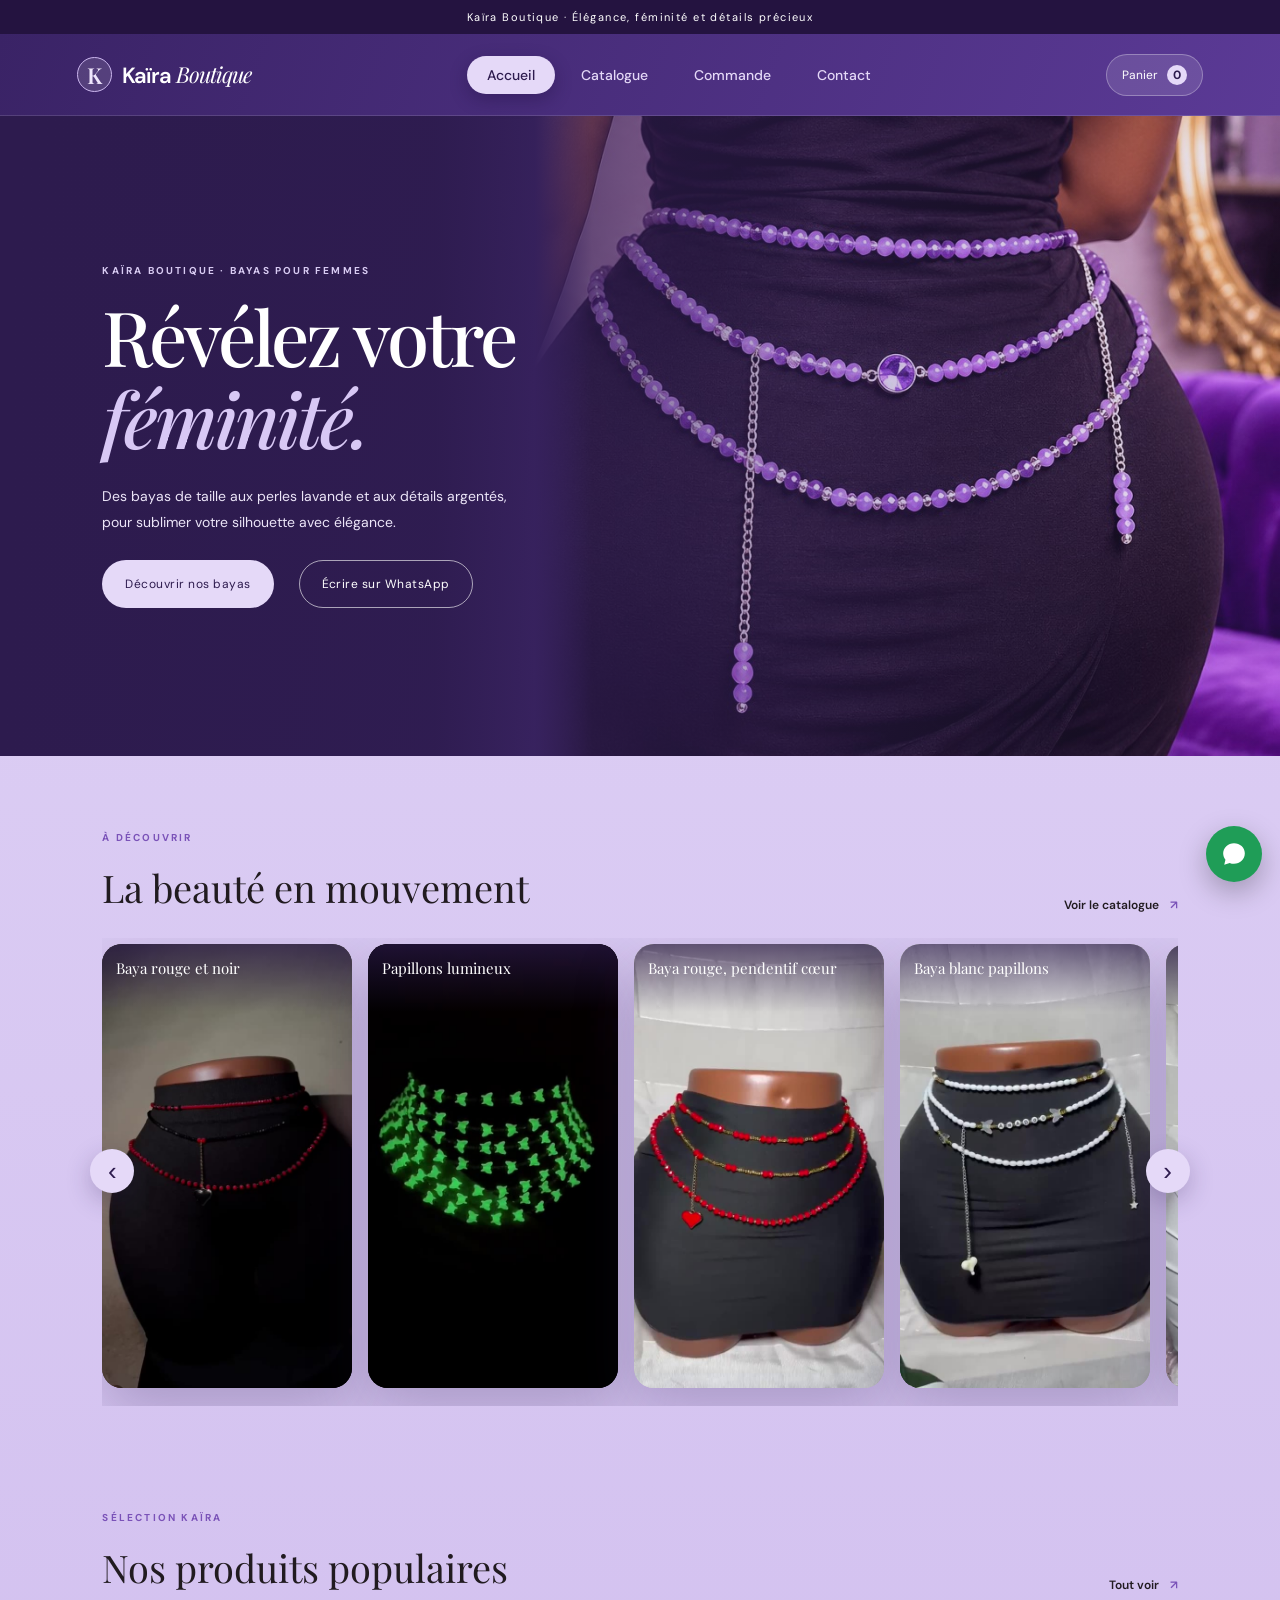
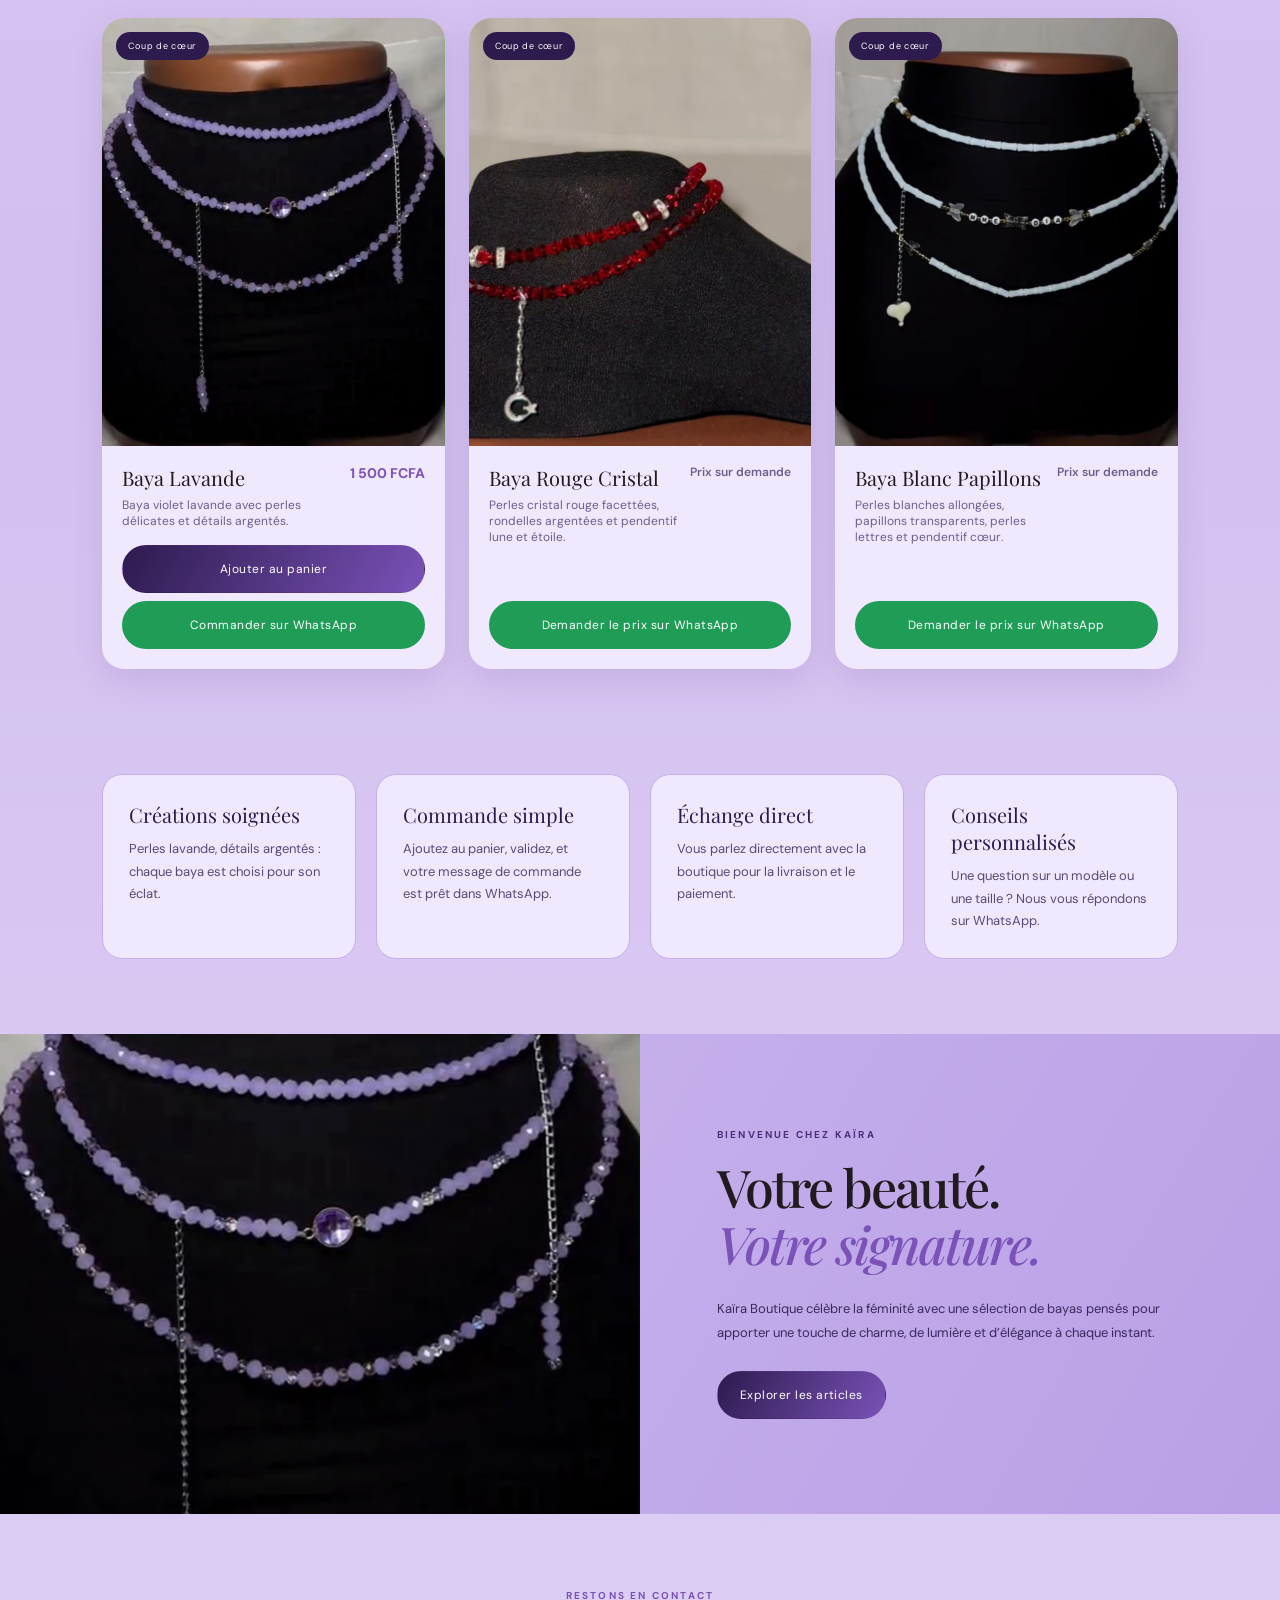
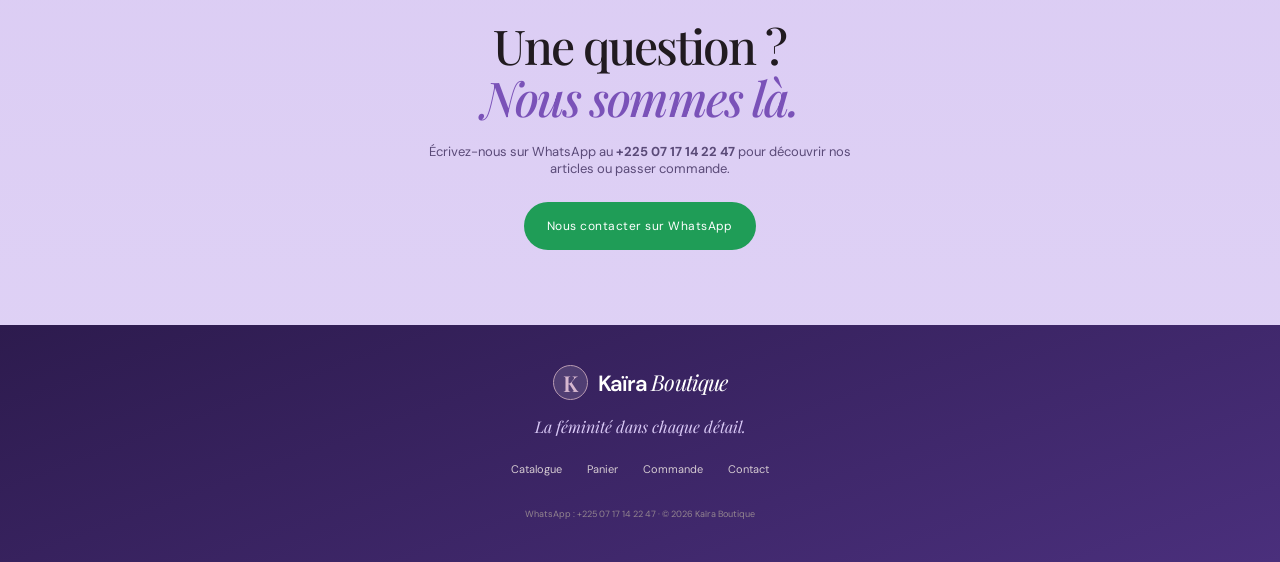
<file: index.html>
<!DOCTYPE html>
<html lang="fr">
<head>
<meta charset="UTF-8"><meta name="viewport" content="width=device-width, initial-scale=1.0">
<meta name="description" content="Kaïra Boutique : bayas de taille pour femmes, perles lavande et détails argentés. Commandez facilement sur WhatsApp.">
<meta name="theme-color" content="#2d1b4e">
<title>Kaïra Boutique | Bayas pour femmes</title>
<link rel="stylesheet" href="assets/css/style.css">
<script src="assets/js/products.js" defer></script><script src="assets/js/app.js" defer></script>
</head>
<body>
<div id="site-header"></div>
<main>
<section class="hero" id="hero">
  <div class="hero-copy reveal">
    <p class="eyebrow">KAÏRA BOUTIQUE · BAYAS POUR FEMMES</p>
    <h1>Révélez votre <span>féminité.</span></h1>
    <p class="hero-text">Des bayas de taille aux perles lavande et aux détails argentés, pour sublimer votre silhouette avec élégance.</p>
    <div class="hero-actions"><a class="button button-light" href="catalogue.html">Découvrir nos bayas</a><a class="button button-ghost" data-wa href="https://wa.me/2250717142247" target="_blank" rel="noopener">Écrire sur WhatsApp</a></div>
  </div>
</section>

<section class="ad-section section-pad" aria-label="Publicités">
  <div class="section-heading"><div><p class="eyebrow">À DÉCOUVRIR</p><h2>La beauté en mouvement</h2></div><a class="text-link" href="catalogue.html">Voir le catalogue <span>↗</span></a></div>
  <div class="ad-wrap"><button class="gal-btn prev" type="button" data-d="-1" aria-label="Vidéos précédentes">‹</button>
  <div class="ad-gallery" id="ad-gallery" aria-label="Vidéos publicitaires : faites défiler"></div>
  <button class="gal-btn next" type="button" data-d="1" aria-label="Vidéos suivantes">›</button></div>
</section>

<section class="featured section-pad" id="shop">
  <div class="section-heading"><div><p class="eyebrow">SÉLECTION KAÏRA</p><h2>Nos produits populaires</h2></div><a class="text-link" href="catalogue.html">Tout voir <span>↗</span></a></div>
  <div class="product-grid" id="featured-products"></div>
</section>

<section class="perks section-pad" aria-label="Nos avantages">
  <div class="perk reveal"><b>Créations soignées</b><p>Perles lavande, détails argentés : chaque baya est choisi pour son éclat.</p></div>
  <div class="perk reveal"><b>Commande simple</b><p>Ajoutez au panier, validez, et votre message de commande est prêt dans WhatsApp.</p></div>
  <div class="perk reveal"><b>Échange direct</b><p>Vous parlez directement avec la boutique pour la livraison et le paiement.</p></div>
  <div class="perk reveal"><b>Conseils personnalisés</b><p>Une question sur un modèle ou une taille ? Nous vous répondons sur WhatsApp.</p></div>
</section>

<section class="about-section" id="about">
  <div class="about-image"><img src="assets/images/baya-lavande.jpg" alt="Détail du baya lavande" loading="lazy"></div>
  <div class="about-copy reveal"><p class="eyebrow">BIENVENUE CHEZ KAÏRA</p><h2>Votre beauté.<br><span>Votre signature.</span></h2><p>Kaïra Boutique célèbre la féminité avec une sélection de bayas pensés pour apporter une touche de charme, de lumière et d’élégance à chaque instant.</p><a class="button button-dark" href="catalogue.html">Explorer les articles</a></div>
</section>

<section class="contact-section section-pad" id="contact">
  <p class="eyebrow">RESTONS EN CONTACT</p><h2>Une question ?<br><span>Nous sommes là.</span></h2>
  <p>Écrivez-nous sur WhatsApp au <strong data-wa-text>+225 07 17 14 22 47</strong> pour découvrir nos articles ou passer commande.</p>
  <a class="button button-wa" data-wa href="https://wa.me/2250717142247" target="_blank" rel="noopener">Nous contacter sur WhatsApp</a>
</section>
</main>
<div id="site-footer"></div>
</body>
</html>
</file>
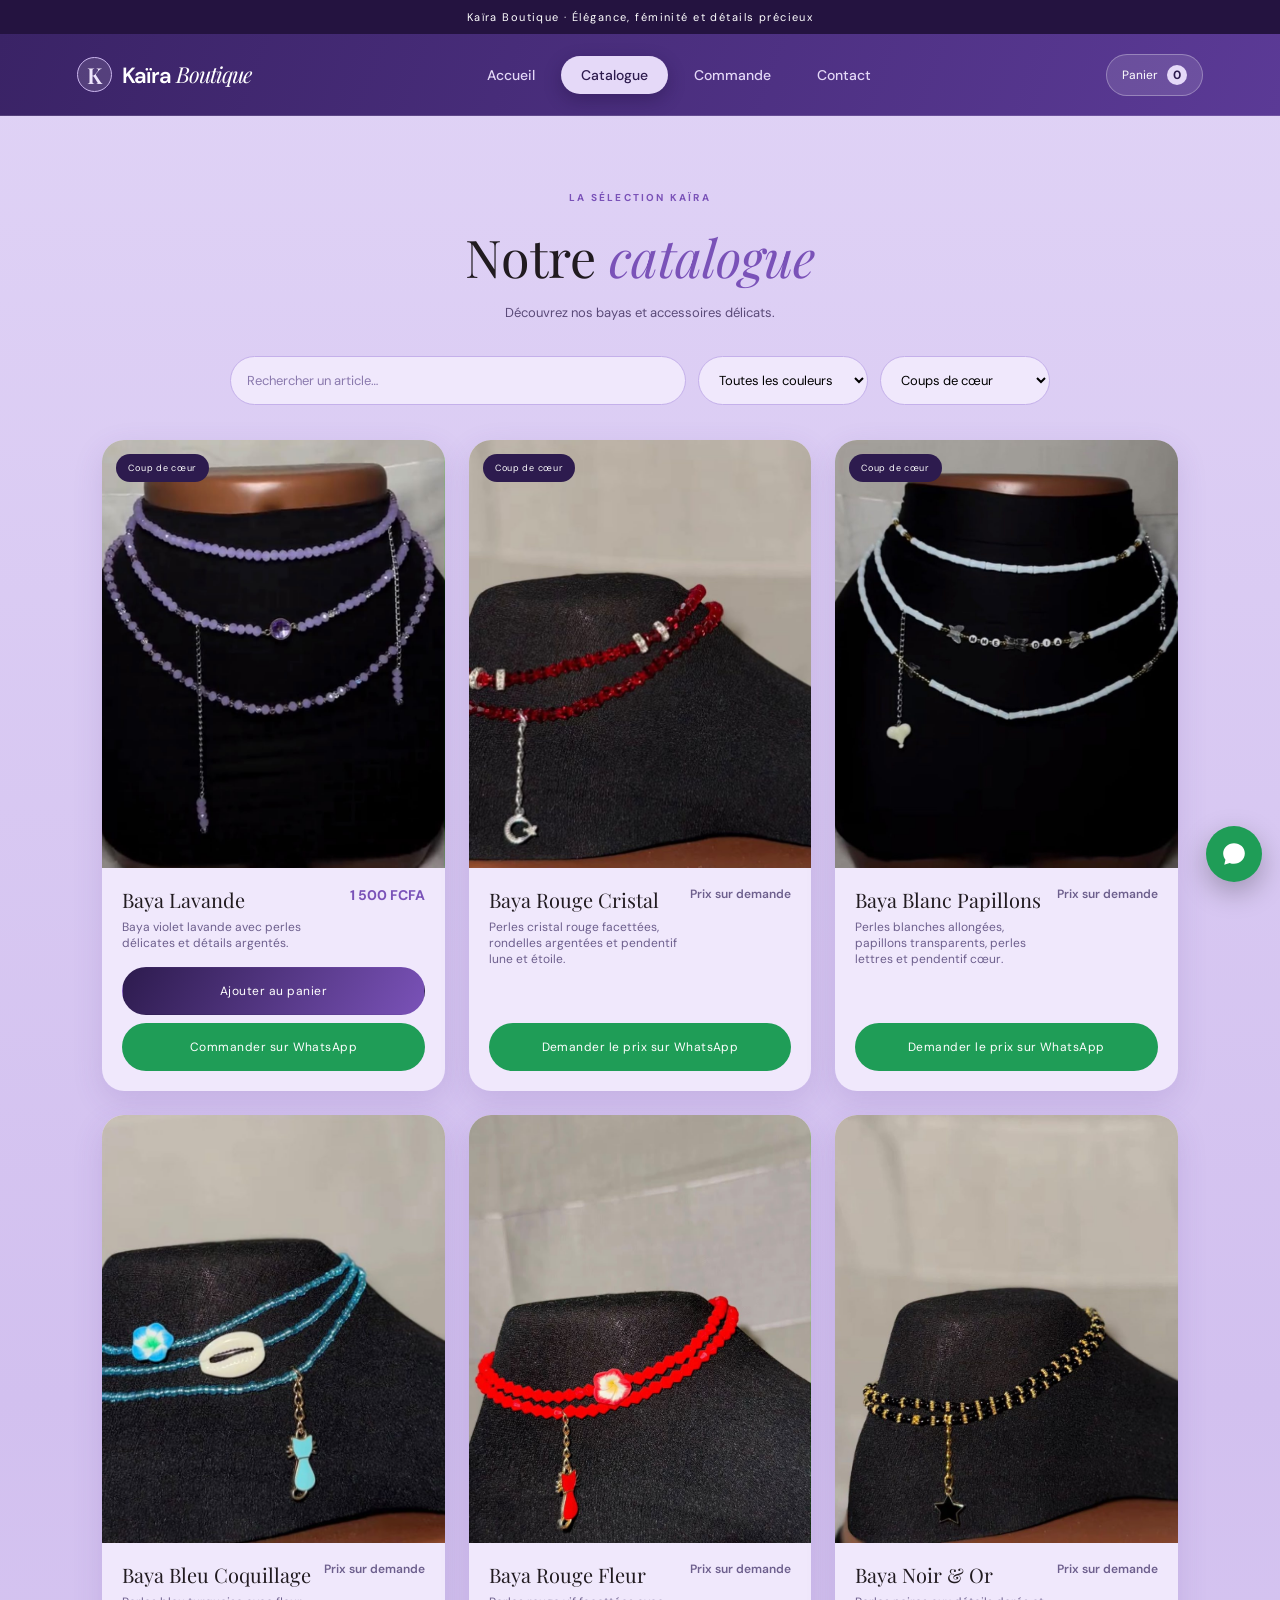
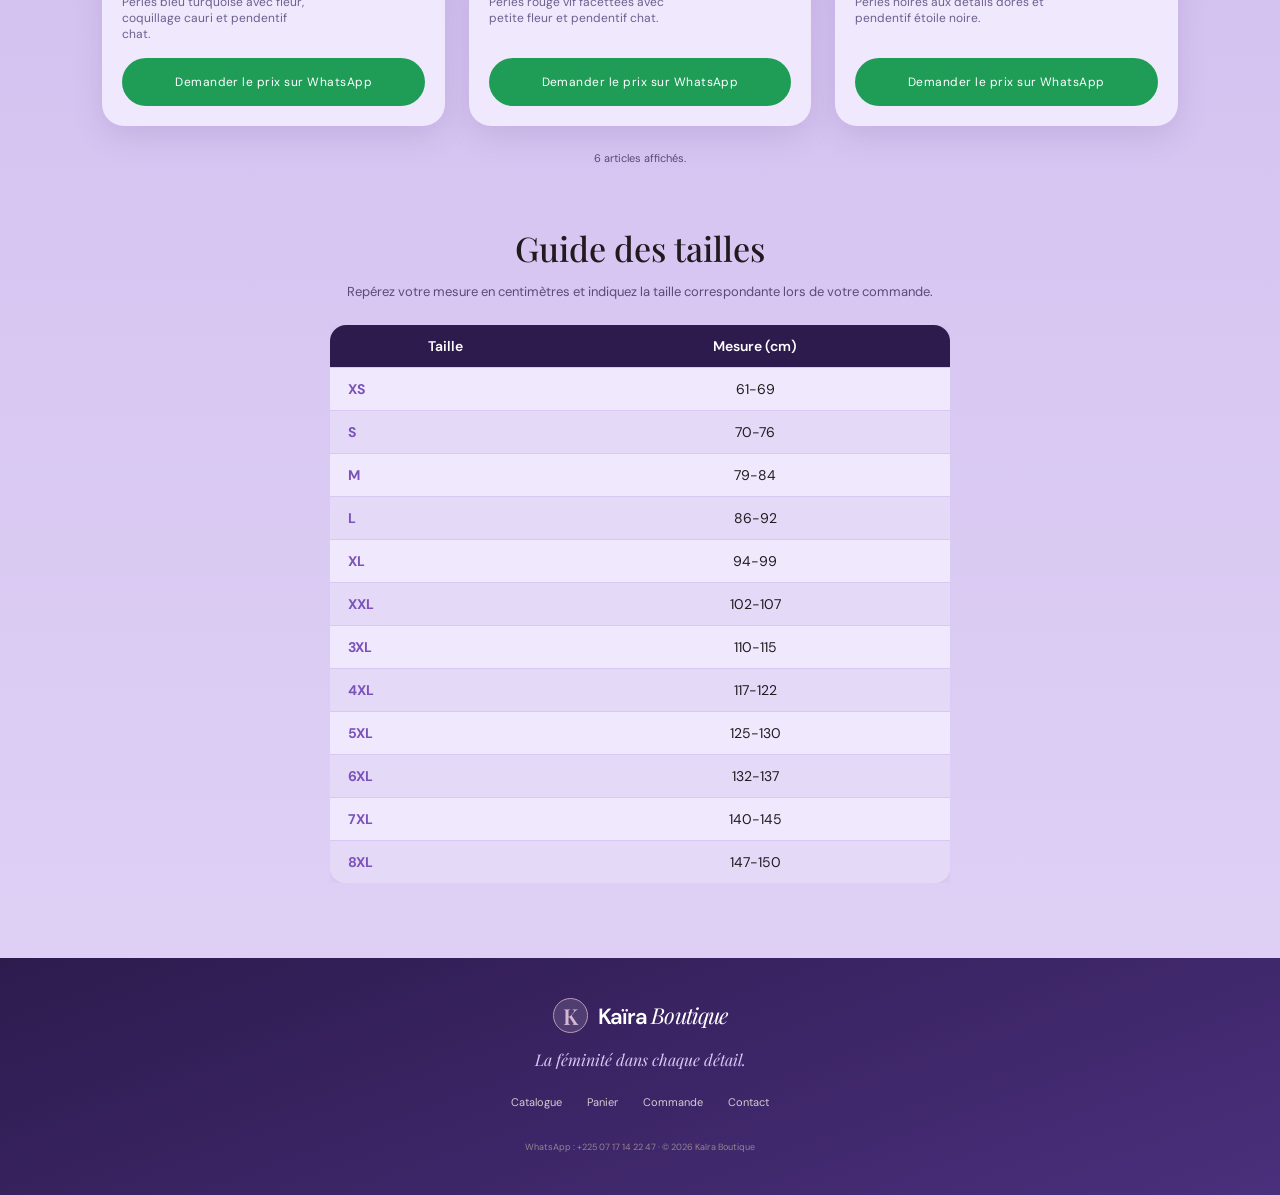
<file: catalogue.html>
<!DOCTYPE html>
<html lang="fr">
<head>
<meta charset="UTF-8"><meta name="viewport" content="width=device-width, initial-scale=1.0">
<meta name="description" content="Kaïra Boutique : bayas de taille pour femmes, perles lavande et détails argentés. Commandez facilement sur WhatsApp.">
<meta name="theme-color" content="#2d1b4e">
<title>Catalogue | Kaïra Boutique</title>
<link rel="stylesheet" href="assets/css/style.css">
<script src="assets/js/products.js" defer></script><script src="assets/js/app.js" defer></script>
</head>
<body>
<div id="site-header"></div>
<main class="section-pad catalog-main">
<div class="catalog-intro"><p class="eyebrow">LA SÉLECTION KAÏRA</p><h1>Notre <span>catalogue</span></h1><p>Découvrez nos bayas et accessoires délicats.</p></div>
<div class="catalog-tools"><input id="product-search" type="search" placeholder="Rechercher un article…" aria-label="Rechercher un article"><select id="category-filter" aria-label="Filtrer par catégorie"></select>
<select id="sort-order" aria-label="Classer les produits"><option value="featured">Coups de cœur</option><option value="asc">Prix croissant</option><option value="desc">Prix décroissant</option><option value="name">Nom A → Z</option></select></div>
<div class="product-grid" id="catalog-products"></div>
<p class="catalog-note" id="catalog-note" aria-live="polite"></p>
<section class="size-guide reveal" id="tailles"><h2>Guide des tailles</h2><p>Repérez votre mesure en centimètres et indiquez la taille correspondante lors de votre commande.</p>
<div class="size-wrap"><table class="size-table"><thead><tr><th scope="col">Taille</th><th scope="col" id="size-head">Mesure (cm)</th></tr></thead><tbody id="size-body"></tbody></table></div></section>
</main>
<div id="site-footer"></div>
</body>
</html>
</file>
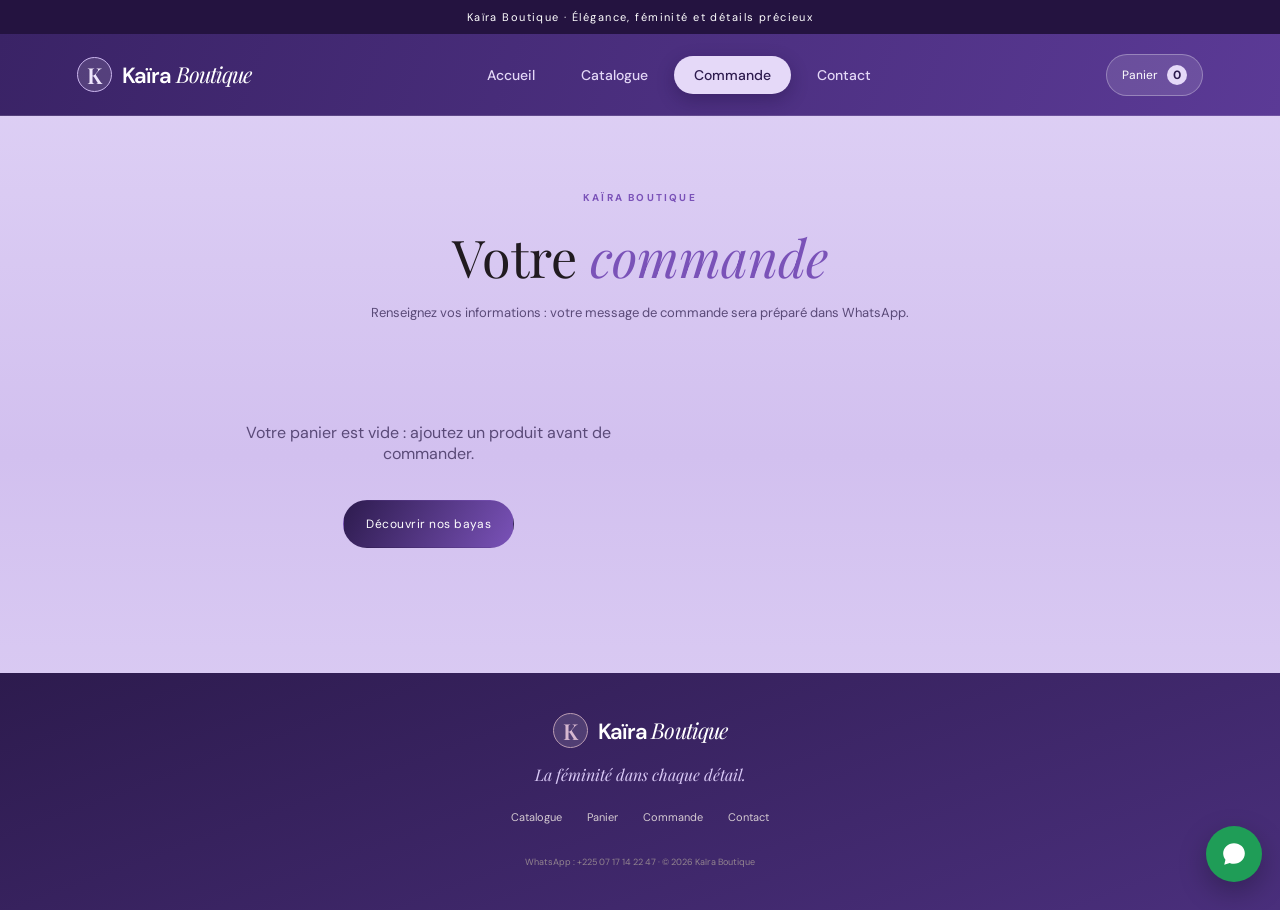
<file: commande.html>
<!DOCTYPE html>
<html lang="fr">
<head>
<meta charset="UTF-8"><meta name="viewport" content="width=device-width, initial-scale=1.0">
<meta name="description" content="Kaïra Boutique : bayas de taille pour femmes, perles lavande et détails argentés. Commandez facilement sur WhatsApp.">
<meta name="theme-color" content="#2d1b4e">
<title>Passer la commande | Kaïra Boutique</title>
<link rel="stylesheet" href="assets/css/style.css">
<script src="assets/js/products.js" defer></script><script src="assets/js/app.js" defer></script>
</head>
<body>
<div id="site-header"></div>
<main class="section-pad cart-main"><div class="catalog-intro"><p class="eyebrow">KAÏRA BOUTIQUE</p><h1>Votre <span>commande</span></h1><p>Renseignez vos informations : votre message de commande sera préparé dans WhatsApp.</p></div>
<div id="order-root" class="order-grid">
  <form id="order-form" class="order-form" novalidate>
    <label>Taille * <select name="taille" required></select></label>
    <p class="fine size-link"><a href="catalogue.html#tailles">Voir le guide des tailles</a></p>
    <label>Nom complet *<input name="nom" autocomplete="name" required></label>
    <label>Numéro de téléphone *<input name="tel" type="tel" inputmode="tel" autocomplete="tel" placeholder="07 00 00 00 00" required></label>
    <label>Commune *<input name="commune" required></label>
    <label>Adresse ou lieu de livraison *<input name="adresse" required></label>
    <label>Indication complémentaire<textarea name="note" rows="3" placeholder="Point de repère, horaire souhaité…"></textarea></label>
    <p class="form-error" id="form-error" role="alert"></p>
    <button class="button button-wa" type="submit">Confirmer ma commande sur WhatsApp</button>
    <p class="fine">Votre commande n’est confirmée qu’après échange avec la boutique sur WhatsApp. Aucun paiement n’est demandé sur ce site.</p>
  </form>
  <aside class="cart-summary" id="order-summary" aria-live="polite"></aside>
</div></main>
<div id="site-footer"></div>
</body>
</html>
</file>
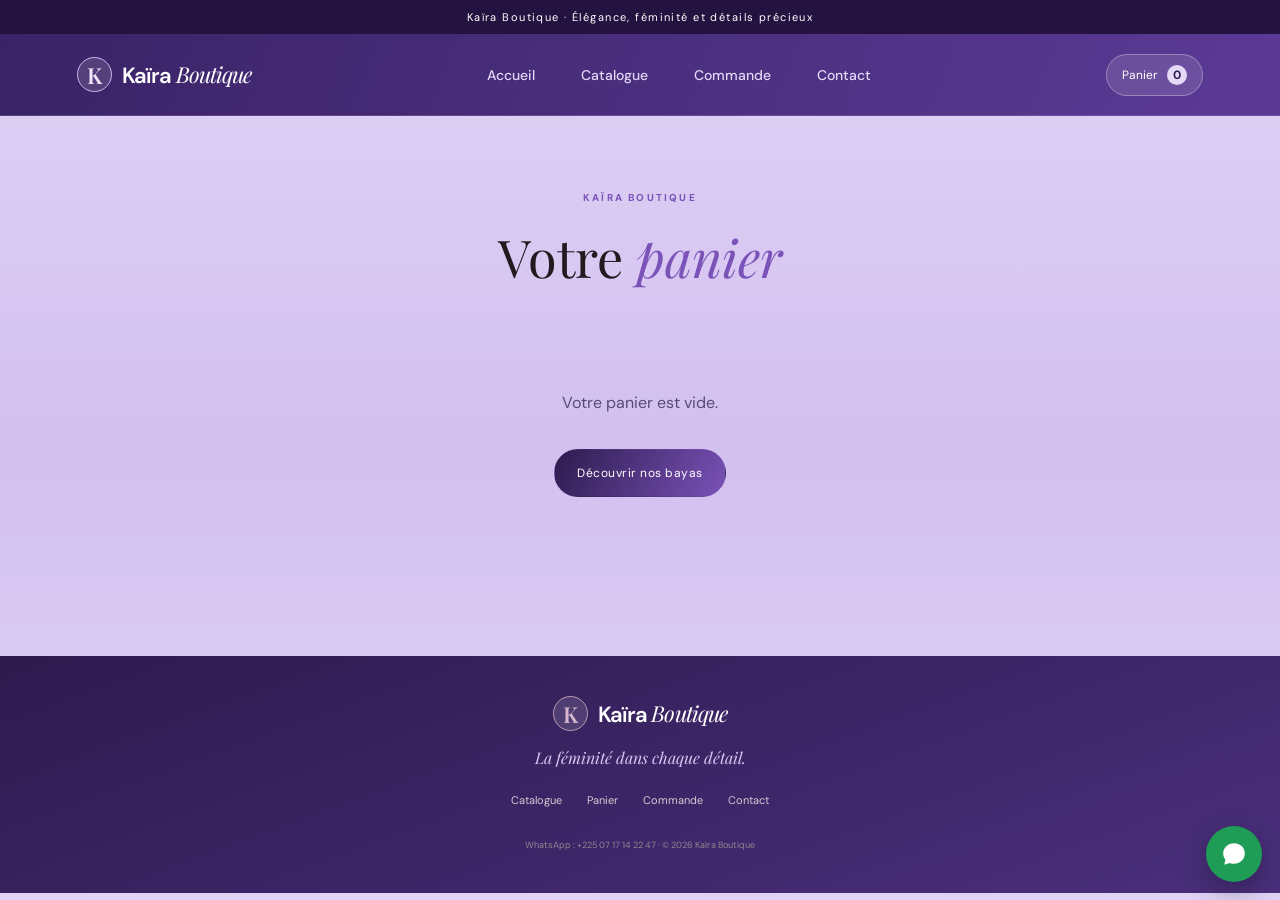
<file: panier.html>
<!DOCTYPE html>
<html lang="fr">
<head>
<meta charset="UTF-8"><meta name="viewport" content="width=device-width, initial-scale=1.0">
<meta name="description" content="Kaïra Boutique : bayas de taille pour femmes, perles lavande et détails argentés. Commandez facilement sur WhatsApp.">
<meta name="theme-color" content="#2d1b4e">
<title>Votre panier | Kaïra Boutique</title>
<link rel="stylesheet" href="assets/css/style.css">
<script src="assets/js/products.js" defer></script><script src="assets/js/app.js" defer></script>
</head>
<body>
<div id="site-header"></div>
<main class="section-pad cart-main"><div class="catalog-intro"><p class="eyebrow">KAÏRA BOUTIQUE</p><h1>Votre <span>panier</span></h1></div><div id="cart-root"></div></main>
<div id="site-footer"></div>
</body>
</html>
</file>
<file: assets/css/style.css>
@import url('https://fonts.googleapis.com/css2?family=DM+Sans:wght@400;500;600;700&family=Playfair+Display:wght@400;500;600&display=swap');
:root{--ink:#211b20;--muted:#766c73;--rose:#d8b5c7;--lilac:#c8b8e7;--cream:#faf6f3;--white:#fff;--line:#e8dfe4;--accent:#7a52b8}
*{box-sizing:border-box}html{scroll-behavior:smooth}body{margin:0;color:var(--ink);font-family:'DM Sans',sans-serif;background:#fff}a{color:inherit;text-decoration:none}.announcement{text-align:center;background:#2d1b4e;color:#fff;padding:10px 16px;font-size:11px;letter-spacing:.13em}.site-header{height:82px;padding:0 6%;display:flex;align-items:center;justify-content:space-between;border-bottom:1px solid #f0e9ed;background:#fff;position:sticky;top:0;z-index:20}.brand{display:flex;align-items:center;gap:10px;font-size:22px;font-weight:600;letter-spacing:-.04em}.brand em{font-family:'Playfair Display',serif;font-weight:400}.brand-mark{display:grid;place-items:center;width:35px;height:35px;border:1px solid #a987a2;border-radius:50%;font-family:'Playfair Display',serif;color:#7a52b8}.main-nav{display:flex;gap:32px;font-size:13px;color:#5e535a}.main-nav a:hover,.main-nav .active{color:#7a52b8}.header-cart{font-size:12px;border:1px solid var(--line);padding:10px 15px;border-radius:30px}.cart-count{display:inline-grid;place-items:center;background:#9b7bd0;color:#fff;border-radius:50%;width:20px;height:20px;margin-left:6px}.menu-toggle{display:none;background:none;border:0;font-size:25px}
.hero{display:grid;grid-template-columns:1fr 1fr;min-height:610px;background:linear-gradient(110deg,#fbf7f5,#f5edf3);padding:65px 8%;gap:6%;align-items:center}.hero-copy{max-width:530px}.eyebrow{font-size:10px;letter-spacing:.22em;font-weight:700;color:#7a52b8;margin:0 0 18px}.hero h1,.about-copy h2,.contact-section h2{font:500 clamp(48px,6vw,76px)/1.08 'Playfair Display',serif;letter-spacing:-.04em;margin:0}.hero h1 span,.about-copy h2 span,.contact-section h2 span{color:#7a52b8;font-style:italic}.hero-text{color:#72666e;line-height:1.8;max-width:410px;font-size:14px;margin:25px 0}.hero-actions{display:flex;align-items:center;gap:25px;flex-wrap:wrap}.button{display:inline-flex;justify-content:center;align-items:center;padding:15px 22px;font-size:12px;letter-spacing:.04em;transition:.25s}.button-dark{background:#2d1b4e;color:#fff}.button-dark:hover{background:#7a52b8}.button-outline{border:1px solid #d7cbd3}.text-link{font-size:12px;font-weight:600}.text-link span{color:#7a52b8;margin-left:8px}.hero-note{display:flex;align-items:center;gap:12px;color:#9a8b94;font-size:10px;margin-top:50px}.note-line{width:38px;height:1px;background:#c5a6bb}.hero-visual{position:relative;max-width:480px;width:100%;justify-self:center}.hero-image-wrap{height:460px;overflow:hidden;position:relative;border-radius:48% 48% 4px 4px;background:#1e171e}.hero-image-wrap img{height:100%;width:100%;object-fit:cover;object-position:center}.image-caption{position:absolute;bottom:0;left:0;right:0;background:linear-gradient(transparent,rgba(0,0,0,.75));padding:45px 25px 22px;color:#fff;display:flex;flex-direction:column;gap:5px}.image-caption span{font-size:10px;letter-spacing:.15em}.image-caption strong{font:24px 'Playfair Display',serif}.floating-tag{position:absolute;right:-25px;top:45px;background:#fff;border-radius:50%;width:105px;height:105px;display:grid;place-content:center;text-align:center;font:14px/1.3 'Playfair Display',serif;box-shadow:0 8px 30px #5c405018;transform:rotate(8deg)}.floating-tag span{color:#7a52b8}
.ad-section{padding:60px 0 38px;overflow:hidden}.section-heading{display:flex;align-items:end;justify-content:space-between;margin:0 8% 25px}.section-heading h2{font:36px 'Playfair Display',serif;margin:0}.ad-heading{margin-bottom:28px}.live-label{font-size:10px;color:#8d7c86}.live-label span{display:inline-block;width:6px;height:6px;background:#7a52b8;border-radius:50%;margin-right:7px}.ad-card{width:330px;height:190px;position:relative;overflow:hidden;flex-shrink:0;background:#eee}.ad-card img,.ad-card video{width:100%;height:100%;object-fit:cover;position:absolute;inset:0}.ad-card:after{content:"";position:absolute;inset:0;background:linear-gradient(90deg,rgba(20,15,20,.68),transparent 90%)}.ad-card-text{position:absolute;z-index:2;left:20px;bottom:20px;color:#fff;display:flex;flex-direction:column;gap:7px}.ad-card-text small{font-size:9px;letter-spacing:.16em}.ad-card-text strong{font:24px 'Playfair Display',serif}.ad-card-text span{font-size:10px}
.section-pad{padding:75px 8%}.section-heading h2{font-size:38px}.product-grid{display:grid;grid-template-columns:repeat(3,1fr);gap:24px}.product-image{display:block;height:340px;position:relative;overflow:hidden;background:#e9e0f8}.product-image img{width:100%;height:100%;object-fit:cover;transition:transform .5s}.product-card:hover .product-image img{transform:scale(1.04)}.product-tag{position:absolute;top:14px;left:14px;background:#fff;padding:8px 12px;font-size:9px;letter-spacing:.08em}.product-info{display:flex;justify-content:space-between;gap:10px;padding:17px 0;align-items:start}.product-info h3{font:20px 'Playfair Display',serif;margin:0 0 6px}.product-info p{font-size:11px;color:#8b7c85;margin:0}.price{font-size:11px;color:#7a52b8;white-space:nowrap}.product-cta{width:100%}.placeholder-art{height:340px;display:flex;flex-direction:column;align-items:center;justify-content:center;background:linear-gradient(140deg,#eee2ec,#d9c7dc);color:#967b96}.placeholder-art span{font:70px 'Playfair Display',serif}.placeholder-art small{letter-spacing:.2em;font-size:9px}.placeholder-art-2{background:linear-gradient(140deg,#f2e5dc,#dfc3c5)}
.about-section{display:grid;grid-template-columns:1fr 1fr;background:#efe8fa;align-items:center}.about-image{height:480px;overflow:hidden}.about-image img{width:100%;height:100%;object-fit:cover}.about-copy{padding:60px 12%}.about-copy h2{font-size:52px}.about-copy>p:not(.eyebrow){font-size:13px;line-height:1.9;color:#7b6d76;margin:25px 0}.contact-section{text-align:center;background:#f6f2fd}.contact-section h2{font-size:48px}.contact-section>p:not(.eyebrow){color:#887a83;font-size:13px;margin:20px auto 25px;max-width:430px}.contact-section small{display:block;color:#aaa;font-size:10px;margin-top:15px}.site-footer{padding:40px 8%;text-align:center;background:#2d1b4e;color:#fff}.brand-footer{justify-content:center}.brand-footer .brand-mark{border-color:#b99bb2;color:#d7b8d0}.site-footer>p{font:italic 16px 'Playfair Display',serif;color:#c5b4c0}.footer-links{display:flex;justify-content:center;gap:25px;margin:25px 0;font-size:11px;color:#d5cbd2}.site-footer>small{font-size:9px;color:#93858f}
@media(max-width:850px){.site-header{padding:0 5%;height:70px}.main-nav{gap:15px}.hero{padding:50px 6%;gap:4%;min-height:auto}.hero-image-wrap{height:370px}.hero h1{font-size:55px}.section-pad{padding:55px 6%}.product-image,.placeholder-art{height:270px}.about-copy{padding:40px 8%}.about-copy h2{font-size:42px}}
@media(max-width:620px){.announcement{font-size:9px}.site-header{height:65px}.brand{font-size:19px}.menu-toggle{display:block;margin-left:auto;margin-right:12px}.main-nav{display:none;position:absolute;top:65px;left:0;right:0;background:#fff;padding:20px 6%;flex-direction:column;gap:18px;border-bottom:1px solid var(--line)}.main-nav.open{display:flex}.header-cart{padding:8px 10px;font-size:10px}.hero{grid-template-columns:1fr;padding:42px 7%;gap:30px}.hero h1{font-size:52px}.hero-text{font-size:13px}.hero-note{margin-top:28px}.hero-image-wrap{height:390px;max-width:390px;margin:auto}.floating-tag{right:-8px;width:88px;height:88px;font-size:12px}.section-heading{margin:0 7% 22px;align-items:start;gap:15px}.section-heading h2{font-size:28px}.ad-section{padding-top:45px}.ad-card{width:260px;height:160px}.section-pad{padding:48px 7%}.product-grid{grid-template-columns:1fr;gap:30px}.product-image,.placeholder-art{height:350px}.product-info h3{font-size:22px}.about-section{grid-template-columns:1fr}.about-image{height:320px}.about-copy{padding:42px 7%}.about-copy h2{font-size:44px}.contact-section h2{font-size:42px}.footer-links{gap:15px}.site-footer{padding:35px 5%}}
@media(prefers-reduced-motion:reduce){html{scroll-behavior:auto}*,*:before,*:after{animation-duration:.01ms!important;animation-iteration-count:1!important;transition-duration:.01ms!important}}

.catalog-intro{text-align:center;margin-bottom:35px}.catalog-intro h1{font:52px 'Playfair Display',serif;margin:0}.catalog-intro h1 span{color:#7a52b8;font-style:italic}.catalog-intro>p:last-child{color:#887a83;font-size:13px}.catalog-tools{display:flex;gap:12px;max-width:650px;margin:0 auto 35px}.catalog-tools input,.catalog-tools select{font:13px 'DM Sans',sans-serif;padding:14px 16px;border:1px solid #e6dce3;background:#fff;min-width:0}.catalog-tools input{flex:1}.catalog-tools select{width:180px}.product-cta:disabled{opacity:.5;cursor:not-allowed}.catalog-note{text-align:center;color:#988a92;font-size:11px;margin-top:25px}
@media(max-width:620px){.catalog-intro h1{font-size:42px}.catalog-tools{flex-direction:column}.catalog-tools select{width:100%}}

/* ===== KAÏRA : identité lavande, vidéo, panier, commande (surcouche) ===== */
:root{--deep:#2d1b4e;--violet:#7a52b8;--mauve:#9b7bd0;--lav:#e9e0f8;--lav-bg:#f6f2fd;--silver:#c9ccd6}
body{background:linear-gradient(180deg,#f6f2fd,#efe8fa 60%,#f6f2fd) fixed;overflow-x:hidden}
:focus-visible{outline:3px solid var(--mauve);outline-offset:2px}
.site-header{background:rgba(255,255,255,.92);backdrop-filter:blur(10px);border-bottom:1px solid #e3d9f5}
.brand-mark{border-color:var(--mauve);color:var(--violet);background:#fff}
.main-nav a{position:relative;padding:6px 0}.main-nav a:after{content:"";position:absolute;left:0;bottom:0;height:1px;width:0;background:var(--violet);transition:width .3s}.main-nav a:hover:after,.main-nav .active:after{width:100%}
.cart-count.bump{animation:bump .5s}@keyframes bump{40%{transform:scale(1.4)}}
.header-cart{background:#fff;transition:.25s}.header-cart:hover{border-color:var(--mauve);box-shadow:0 6px 18px #7a52b822}
.button{border-radius:40px;cursor:pointer;border:1px solid transparent;font-family:inherit;transition:transform .25s,box-shadow .25s,background .25s}.button:hover{transform:translateY(-2px);box-shadow:0 10px 24px #2d1b4e30}
.button-dark{background:linear-gradient(120deg,var(--deep),var(--violet));color:#fff}.button-dark:hover{background:linear-gradient(120deg,var(--violet),var(--mauve))}.button-dark.done{background:#2f8f5b}
.button-light{background:#fff;color:var(--deep)}.button-ghost{border-color:#ffffff99;color:#fff}.button-ghost:hover{background:#ffffff22}
.button-wa{background:#1f9d57;color:#fff}.button-wa:hover{background:#188548}
.eyebrow{color:var(--violet)}
/* Accueil : photo réelle en arrière-plan, baya laissé visible à droite, voile violet pour la lisibilité */
.hero{position:relative;isolation:isolate;display:flex;align-items:center;min-height:640px;padding:70px 8%;background:linear-gradient(120deg,#2d1b4e,#5b3a96);color:#fff;overflow:hidden}
.hero:before{content:"";position:absolute;inset:0 0 0 36%;z-index:-2;-webkit-mask-image:linear-gradient(90deg,transparent 9%,#000 16%);mask-image:linear-gradient(90deg,transparent 9%,#000 16%);background:var(--hero-img,url(../images/baya-modele-dos.jpg)) center 45%/cover no-repeat}
.hero:after{content:"";position:absolute;inset:0;z-index:-1;background:linear-gradient(90deg,#2d1b4e 0,#2d1b4ee8 34%,#5b3a9659 62%,#7a52b81f 100%)}
.hero-copy{max-width:480px}.hero .eyebrow{color:#d9ccf3}.hero h1 span{color:#d8c8f5}.hero-text{color:#ece5f8;max-width:420px}
.section-pad{padding:75px 8%}
/* Publicité vidéo */
.ad-section{display:grid;grid-template-columns:minmax(260px,340px) 1fr;gap:6%;align-items:center;justify-content:center;max-width:1100px;margin:0 auto}
.video-box{position:relative;width:100%;aspect-ratio:512/910;max-height:600px;border-radius:24px;overflow:hidden;background:#2d1b4e url(../images/baya-promo-poster.jpg) center/cover no-repeat;box-shadow:0 25px 60px #2d1b4e40}
.video-box video{position:absolute;inset:0;width:100%;height:100%;object-fit:cover;background:transparent;cursor:pointer}
.video-play{position:absolute;left:50%;bottom:24px;transform:translateX(-50%);display:none;background:#fff;color:var(--deep);border:0;border-radius:40px;padding:14px 22px;font:700 14px 'DM Sans',sans-serif;cursor:pointer;box-shadow:0 10px 30px #0004;white-space:nowrap}
.video-box.needs-tap .video-play{display:block;animation:pulse 2s infinite}.video-box.video-failed .video-play{display:none}
@keyframes pulse{50%{box-shadow:0 0 0 12px #ffffff40}}
.ad-copy h2{font:500 clamp(34px,4vw,48px)/1.15 'Playfair Display',serif;margin:0 0 18px}.ad-copy h2 span{color:var(--violet);font-style:italic}.ad-copy p:not(.eyebrow){color:#6d6280;line-height:1.8;margin:0 0 26px;max-width:440px}
/* Produits */
.product-grid{grid-template-columns:repeat(auto-fill,minmax(260px,1fr))}.product-grid.single{grid-template-columns:minmax(260px,360px);justify-content:center}
.product-card{background:#fff;border-radius:22px;overflow:hidden;display:flex;flex-direction:column;box-shadow:0 8px 30px #7a52b814;transition:transform .35s,box-shadow .35s}.product-card:hover{transform:translateY(-6px);box-shadow:0 18px 44px #7a52b830}
.product-image{height:auto;aspect-ratio:4/5}.img-missing{visibility:hidden}
.product-tag{background:var(--deep);color:#fff;border-radius:20px}.product-info{padding:18px 20px 8px}.price{font-size:14px;font-weight:700;color:var(--violet)}.product-info p{font-size:12px}
.card-actions{display:grid;gap:8px;padding:8px 20px 20px;margin-top:auto}
.perks{display:grid;grid-template-columns:repeat(4,1fr);gap:20px;padding-top:30px}.perk{background:#fff;border-radius:20px;padding:26px;border:1px solid #e3d9f5}.perk b{font:20px 'Playfair Display',serif;color:var(--deep)}.perk p{font-size:13px;line-height:1.7;color:#6d6280;margin:10px 0 0}
.about-section{background:var(--lav)}.contact-section{background:transparent}
.site-footer{background:linear-gradient(160deg,#2d1b4e,#4a2f7c)}.site-footer>p{color:#d8c8f5}
.catalog-tools{max-width:820px;flex-wrap:wrap}.catalog-tools input,.catalog-tools select{border-radius:30px;border-color:#d9ccf3}.catalog-tools select{flex:0 0 auto;width:auto;min-width:170px}.catalog-tools input{min-width:200px}
/* Panier et commande */
.cart-main{min-height:60vh;max-width:1100px;margin:0 auto}.cart-grid,.order-grid{display:grid;grid-template-columns:1.6fr 1fr;gap:28px;align-items:start}.order-grid{grid-template-columns:1.2fr 1fr}
.cart-line{display:grid;grid-template-columns:96px 1fr auto;gap:16px;align-items:center;background:#fff;border-radius:18px;padding:14px;margin-bottom:14px;box-shadow:0 6px 22px #7a52b812}
.cart-line img{width:96px;height:120px;object-fit:cover;border-radius:12px;background:var(--lav)}.cl-info h3{font:19px 'Playfair Display',serif;margin:0 0 4px}.cl-info p{margin:0 0 10px;font-size:12px;color:#8b7c99}.cl-side{text-align:right;display:flex;flex-direction:column;gap:10px;align-items:flex-end}
.qty{display:inline-flex;align-items:center;border:1px solid #d9ccf3;border-radius:30px;overflow:hidden}.qty button{width:38px;height:38px;border:0;background:#fff;font-size:18px;cursor:pointer;color:var(--violet)}.qty button:hover{background:var(--lav)}.qty span{min-width:30px;text-align:center;font-weight:700}
.link-del{background:none;border:0;color:#a34a6a;font:12px 'DM Sans',sans-serif;cursor:pointer;text-decoration:underline;padding:4px}
.cart-summary{background:#fff;border-radius:22px;padding:26px;box-shadow:0 8px 30px #7a52b814;display:flex;flex-direction:column;gap:14px;position:sticky;top:100px}.cart-summary h3{font:22px 'Playfair Display',serif;margin:0}
.sum-row{display:flex;justify-content:space-between;gap:12px;font-size:13px}.sum-row.total,.cart-summary .sum-row strong{font-size:18px;color:var(--deep)}.fine{font-size:11px;color:#8b7c99;line-height:1.6;margin:0}
.empty{text-align:center;padding:50px 10px;display:flex;flex-direction:column;gap:20px;align-items:center;color:#6d6280}
.order-form{background:#fff;border-radius:22px;padding:28px;box-shadow:0 8px 30px #7a52b814;display:flex;flex-direction:column;gap:16px}.order-form label{display:flex;flex-direction:column;gap:6px;font-size:12px;font-weight:600;color:#4a3a66}
.order-form input,.order-form textarea{font:15px 'DM Sans',sans-serif;padding:13px 14px;border:1px solid #d9ccf3;border-radius:12px;background:#fbf9ff;width:100%}.order-form input:focus,.order-form textarea:focus{outline:2px solid var(--mauve);border-color:transparent}
.form-error{color:#b3264e;font-size:13px;margin:0;min-height:18px}
.wa-float{position:fixed;right:18px;bottom:18px;z-index:30;width:56px;height:56px;border-radius:50%;background:#1f9d57;color:#fff;display:grid;place-items:center;box-shadow:0 10px 28px #0004;transition:transform .25s}.wa-float:hover{transform:scale(1.08)}
.toast{position:fixed;left:50%;bottom:90px;transform:translate(-50%,20px);background:var(--deep);color:#fff;padding:13px 20px;border-radius:30px;font-size:13px;opacity:0;pointer-events:none;transition:.35s;z-index:40;max-width:90vw;text-align:center}.toast.show{opacity:1;transform:translate(-50%,0);pointer-events:auto}.toast a{color:#d8c8f5;text-decoration:underline;margin-left:6px}
.js .reveal{opacity:0;transform:translateY(26px);transition:opacity .8s ease,transform .8s ease}.js .reveal.in{opacity:1;transform:none}
/* Mobile */
@media(max-width:900px){.menu-toggle{display:block;margin-left:auto;margin-right:12px}.main-nav{display:none;position:absolute;top:100%;left:0;right:0;background:#fff;padding:20px 6%;flex-direction:column;gap:18px;border-bottom:1px solid #e3d9f5;box-shadow:0 20px 30px #2d1b4e14}.main-nav.open{display:flex}.perks{grid-template-columns:1fr 1fr}.cart-grid,.order-grid{grid-template-columns:1fr}.cart-summary{position:static}}
@media(max-width:760px){
 .hero{display:block;min-height:0;padding:min(82vw,440px) 7% 46px;background:var(--deep)}
 .hero:before{-webkit-mask-image:linear-gradient(90deg,transparent 8%,#000 13%);mask-image:linear-gradient(90deg,transparent 8%,#000 13%);inset:0 0 auto 0;height:min(82vw,440px);background:var(--hero-img-m,url(../images/baya-modele-dos-mobile.jpg)) center/cover no-repeat}
 .hero:after{inset:0 0 auto 0;height:min(82vw,440px);background:linear-gradient(180deg,#2d1b4e1f 0,#5b3a9626 55%,#2d1b4e 100%)}
 .hero h1{font-size:44px}.hero-actions .button{flex:1 1 100%}
 .ad-section{grid-template-columns:1fr;gap:28px}.video-box{max-width:320px;margin:0 auto}.ad-copy{text-align:center}.ad-copy p:not(.eyebrow){margin-left:auto;margin-right:auto}
 .section-pad{padding:48px 6%}.perks{grid-template-columns:1fr}.cart-line{grid-template-columns:78px 1fr;}.cart-line img{width:78px;height:98px}.cl-side{grid-column:1/-1;flex-direction:row;justify-content:space-between;align-items:center;text-align:left}
 .catalog-tools select{width:100%}.wa-float{width:52px;height:52px;bottom:14px;right:14px}.toast{bottom:80px}}
@media(max-width:360px){.brand{font-size:17px}.header-cart{padding:8px}.hero h1{font-size:38px}}

/* ===== Galerie vidéo, guide des tailles, prix sur demande ===== */
.ad-section{display:block;max-width:none;margin:0;padding-bottom:30px}
.ad-wrap{position:relative}
.ad-gallery{display:flex;gap:16px;overflow-x:auto;scroll-snap-type:x mandatory;padding:6px 2px 18px;scrollbar-width:thin;scrollbar-color:var(--mauve) transparent;-webkit-overflow-scrolling:touch}
.ad-gallery .video-box{flex:0 0 min(250px,68vw);width:auto;max-width:none;max-height:none;margin:0;aspect-ratio:9/16;border-radius:20px;scroll-snap-align:start;background-size:cover;background-position:center}
.video-title{position:absolute;left:0;right:0;top:0;padding:14px 14px 34px;color:#fff;font:15px 'Playfair Display',serif;background:linear-gradient(#2d1b4ea6,transparent);pointer-events:none}
.gal-btn{position:absolute;top:45%;z-index:3;width:44px;height:44px;border-radius:50%;border:0;background:#fff;color:var(--deep);font-size:26px;line-height:1;cursor:pointer;box-shadow:0 8px 24px #2d1b4e40;transition:transform .25s}.gal-btn:hover{transform:scale(1.1)}.gal-btn.prev{left:-12px}.gal-btn.next{right:-12px}
@media(hover:none){.gal-btn{display:none}}
.price.ask{font-size:12px;font-weight:600;color:#8b7c99;text-align:right}
.size-guide{max-width:620px;margin:60px auto 0;text-align:center}.size-guide h2{font:500 34px 'Playfair Display',serif;margin:0 0 10px}.size-guide>p{color:#6d6280;font-size:13px;line-height:1.7;margin:0 0 22px}
.size-wrap{overflow-x:auto}.size-table{width:100%;border-collapse:collapse;background:#fff;border-radius:16px;overflow:hidden;box-shadow:0 8px 30px #7a52b814}
.size-table th,.size-table td{padding:12px 18px;font-size:14px;border-bottom:1px solid #eee7f8}.size-table thead th{background:var(--deep);color:#fff;font-weight:600}.size-table tbody th{text-align:left;color:var(--violet)}.size-table tbody tr:nth-child(even){background:#faf7ff}.size-table tbody tr:last-child>*{border-bottom:0}
.order-form select{font:15px 'DM Sans',sans-serif;padding:13px 14px;border:1px solid #d9ccf3;border-radius:12px;background:#fbf9ff;width:100%}
.size-link{margin:-8px 0 0}.size-link a{color:var(--violet);text-decoration:underline}
@media(max-width:760px){.ad-gallery .video-box{flex-basis:min(240px,72vw)}.size-guide h2{font-size:28px}}
.ad-section .section-heading{margin-left:0;margin-right:0}

/* ===== Menu en boutons doux + boutons du panier ===== */
.main-nav{gap:6px;font-size:14px;font-weight:500;align-items:center}
.main-nav a{padding:10px 20px;border-radius:30px;color:#4a3a66;transition:background .25s,color .25s,box-shadow .25s}
.main-nav a:after{display:none}
.main-nav a:hover{background:var(--lav);color:var(--deep)}
.main-nav a.active{background:linear-gradient(120deg,var(--deep),var(--violet));color:#fff;box-shadow:0 8px 20px #7a52b83a}
.main-nav a.active:hover{background:linear-gradient(120deg,var(--violet),var(--mauve));color:#fff}

.button-soft{background:#fff;color:var(--deep);border-color:#d9ccf3}.button-soft:hover{background:var(--lav)}

.btn-del,.btn-clear{display:inline-flex;align-items:center;justify-content:center;gap:7px;font:600 12px 'DM Sans',sans-serif;color:#a34a6a;background:#fff6f9;border:1px solid #efc6d4;border-radius:30px;cursor:pointer;transition:background .25s,color .25s,border-color .25s,transform .25s}
.btn-del{padding:8px 14px}
.btn-clear{width:100%;padding:13px 18px;font-size:13px;margin-top:4px}
.btn-del:hover,.btn-clear:hover{background:#a34a6a;border-color:#a34a6a;color:#fff;transform:translateY(-1px)}
.btn-clear.confirm{background:#b3264e;border-color:#b3264e;color:#fff}
.btn-del svg,.btn-clear svg{flex:none}

@media(max-width:900px){
 .main-nav{gap:6px;padding:14px 5% 18px;align-items:stretch}
 .main-nav a{display:block;padding:14px 18px;border-radius:14px;font-size:15px;text-align:left}
}
@media(max-width:760px){.btn-del{padding:9px 16px}}

/* ===== Thème violet : le blanc est remplacé par des tons lavande et violet ===== */
:root{--page-1:#e0d3f6;--page-2:#d2c0ef;--surface:#f0e8fc;--surface-2:#e5d9f8;--surface-3:#d8c8f2;--bd:#c4b0ea;--soft:#5a4a78;--head-1:#3a2366;--head-2:#5b3a96}
html{background:var(--page-1)}
body{background:linear-gradient(180deg,var(--page-1),var(--page-2) 50%,var(--page-1))}
.featured .section-heading{margin-left:0;margin-right:0}
::placeholder{color:#8a79ad;opacity:1}

/* En-tête violet (comme le pied de page) */
.announcement{background:#241340}
.site-header{background:linear-gradient(110deg,var(--head-1),var(--head-2));border-bottom:1px solid #ffffff22;color:#fff}
.brand-mark{background:#ffffff1f;border-color:#cbb6ee;color:#efe6fc}
.menu-toggle{color:#fff}
.main-nav{color:#e4d8f7}
.main-nav a{color:#e4d8f7}
.main-nav a:hover{background:#ffffff24;color:#fff}
.main-nav a.active{background:var(--surface-2);color:var(--deep);box-shadow:0 6px 18px #1a0d3a55}
.main-nav a.active:hover{background:var(--surface-3);color:var(--deep)}
.header-cart{background:#ffffff1f;border-color:#ffffff4d;color:#fff}
.header-cart:hover{background:#ffffff33;border-color:#e4d8f7;box-shadow:none}
.cart-count{background:var(--surface-2);color:var(--deep);font-weight:700}

/* Surfaces : cartes en lavande clair au lieu de blanc */
.product-card,.perk,.cart-line,.cart-summary,.order-form,.size-table{background:var(--surface)}
.product-card,.cart-line,.cart-summary,.order-form{box-shadow:0 10px 30px #5b3a9626}
.perk{border-color:var(--bd)}
.product-image{background:var(--surface-3)}
.catalog-tools input,.catalog-tools select{background:var(--surface);border-color:var(--bd)}
.order-form input,.order-form textarea,.order-form select{background:var(--surface-2);border-color:var(--bd)}
.size-table tbody tr:nth-child(even){background:var(--surface-2)}
.size-table th,.size-table td{border-bottom-color:var(--surface-3)}
.qty{border-color:var(--bd)}.qty button{background:var(--surface-2)}.qty button:hover{background:var(--surface-3)}

/* Boutons qui étaient blancs */
.button-light{background:var(--surface-2);color:var(--deep)}
.button-light:hover{background:var(--surface-3)}
.button-soft{background:var(--surface-2);border-color:var(--bd)}.button-soft:hover{background:var(--surface-3)}
.video-play{background:var(--surface-2)}
.gal-btn{background:var(--surface-2)}
.btn-del,.btn-clear{background:#f3e3f1;border-color:#e3b9d0}

/* Sections */
.about-section{background:linear-gradient(120deg,#cdb9ee,#b9a0e6)}
.about-copy>p:not(.eyebrow){color:#3b2a5c}.about-copy .eyebrow{color:#4a2f7c}

/* Textes secondaires un peu plus foncés pour rester lisibles sur le violet */
.catalog-intro>p:last-child,.contact-section>p:not(.eyebrow),.catalog-note,.empty,.size-guide>p,.perk p{color:var(--soft)}
.product-info p,.fine,.cl-info p,.price.ask{color:#6d5f8d}

@media(max-width:900px){
 .main-nav{background:var(--head-1);border-bottom:1px solid #ffffff22;box-shadow:0 20px 30px #1a0d3a44}
}
</file>
